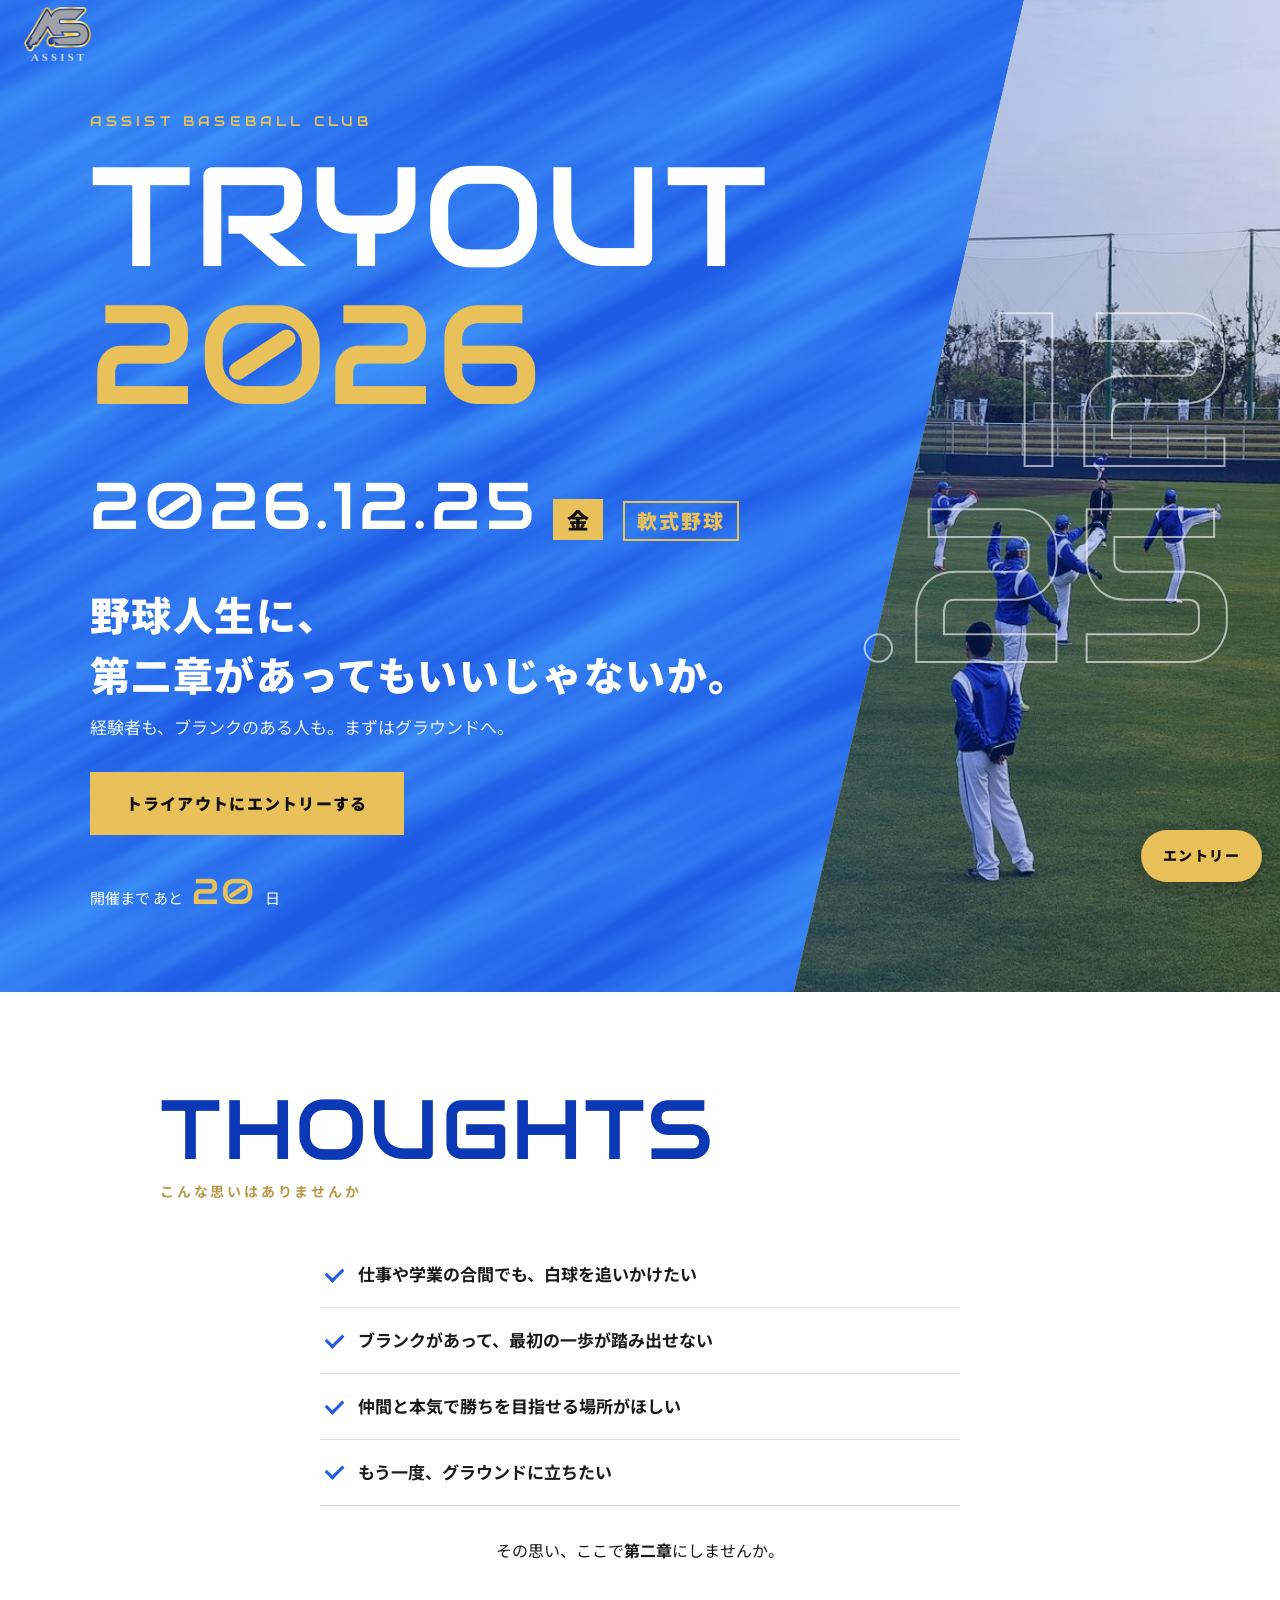
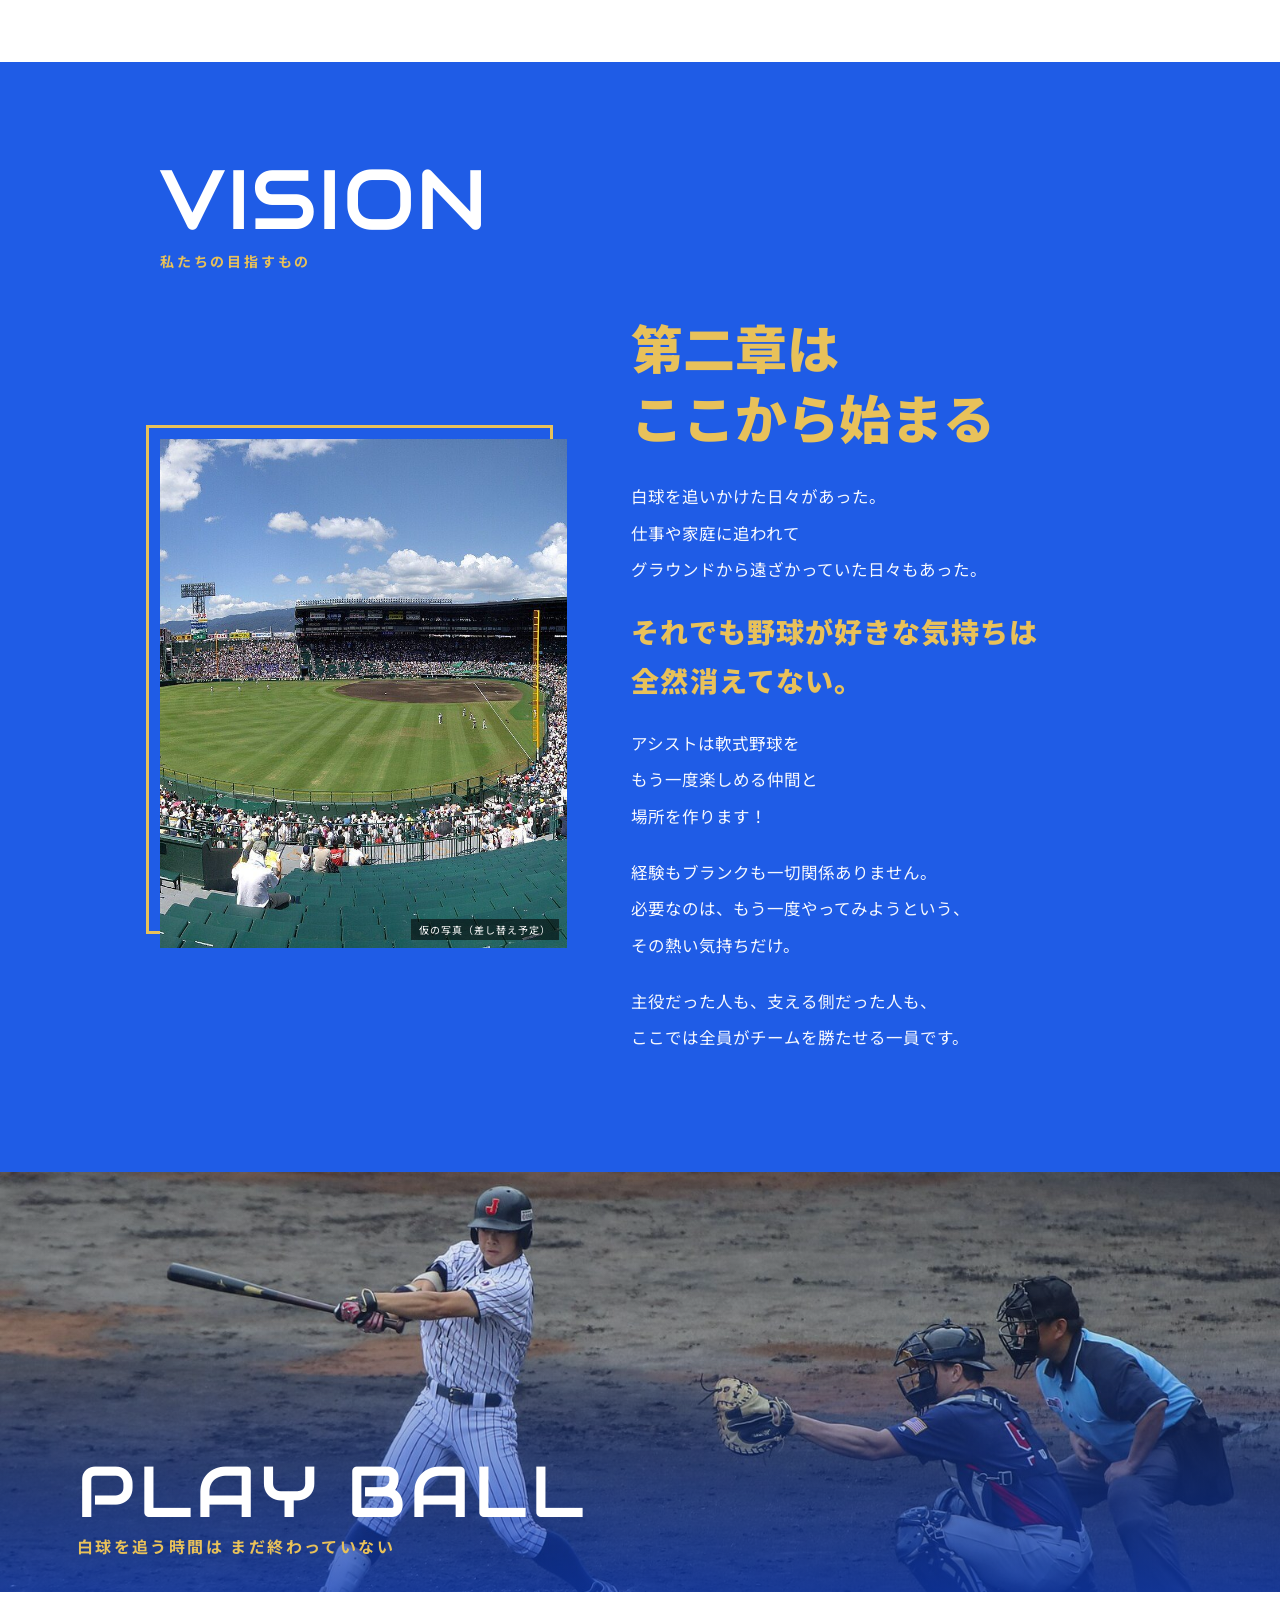
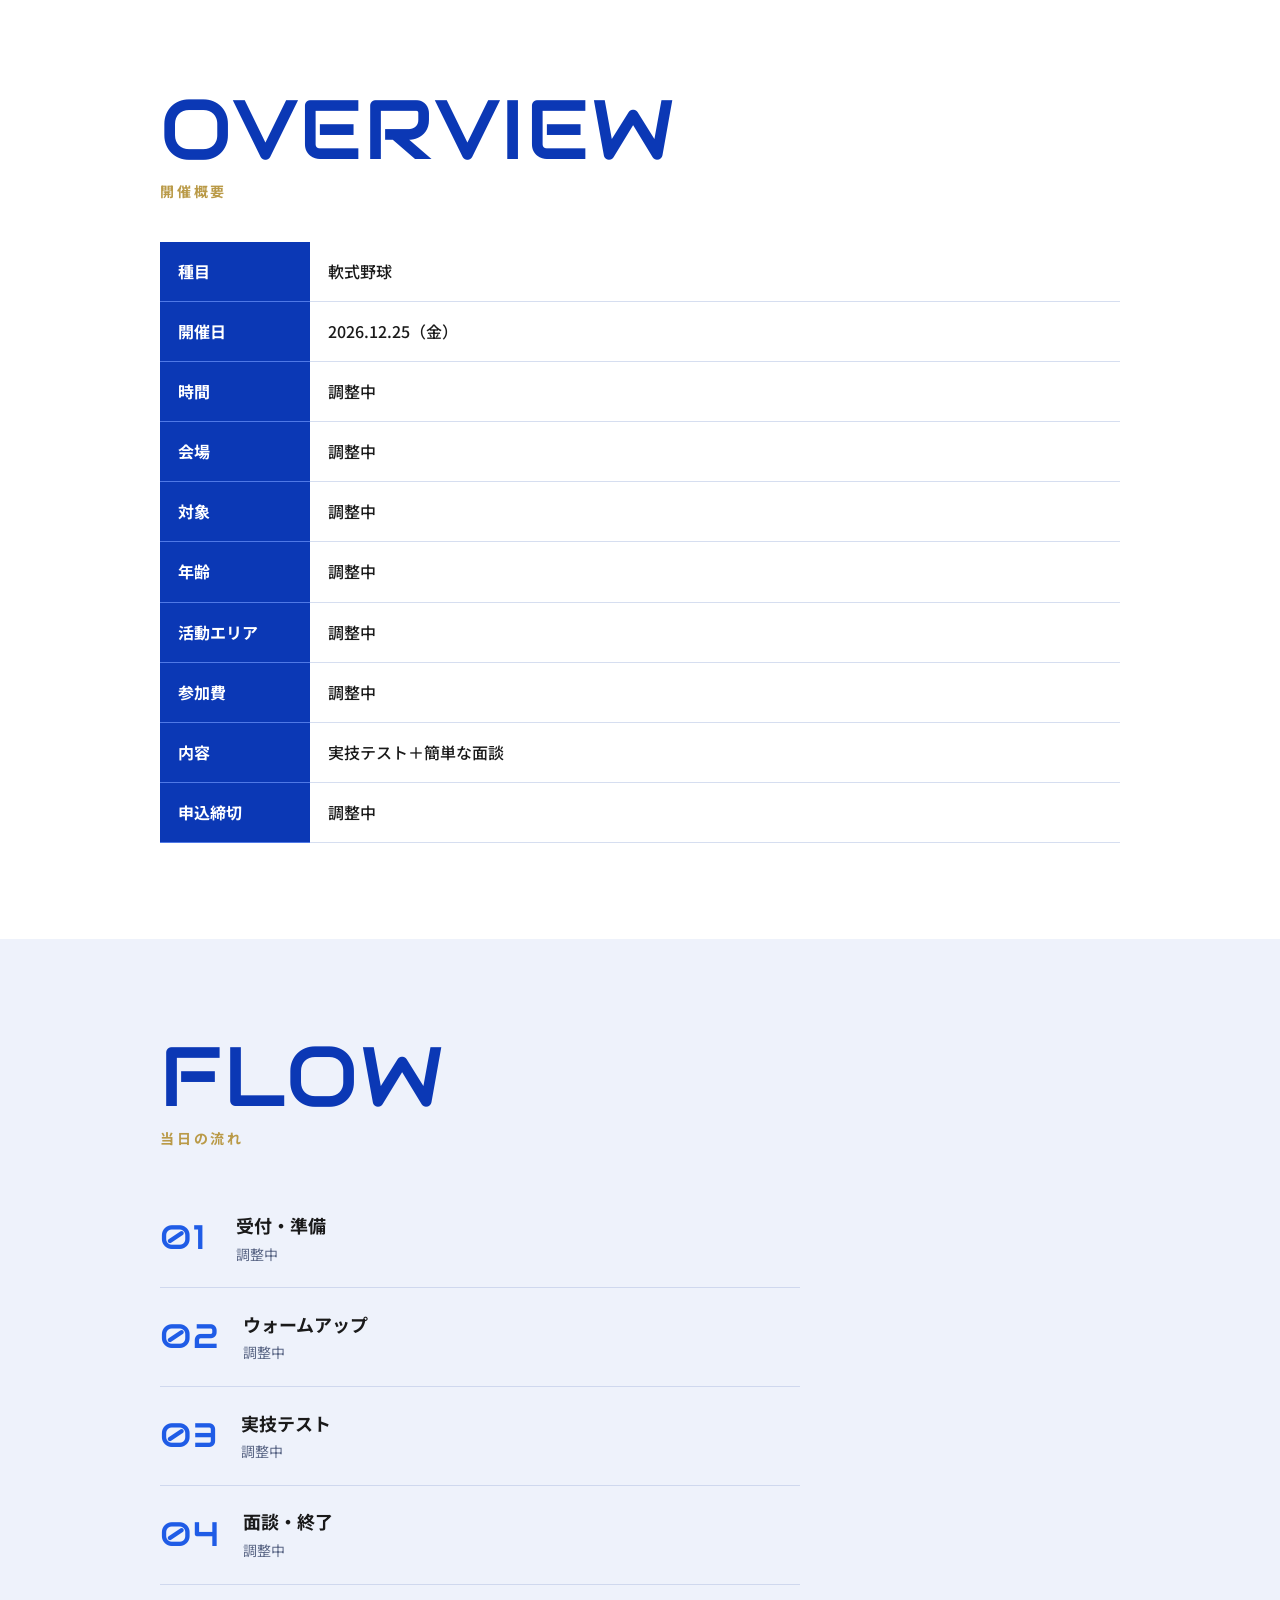
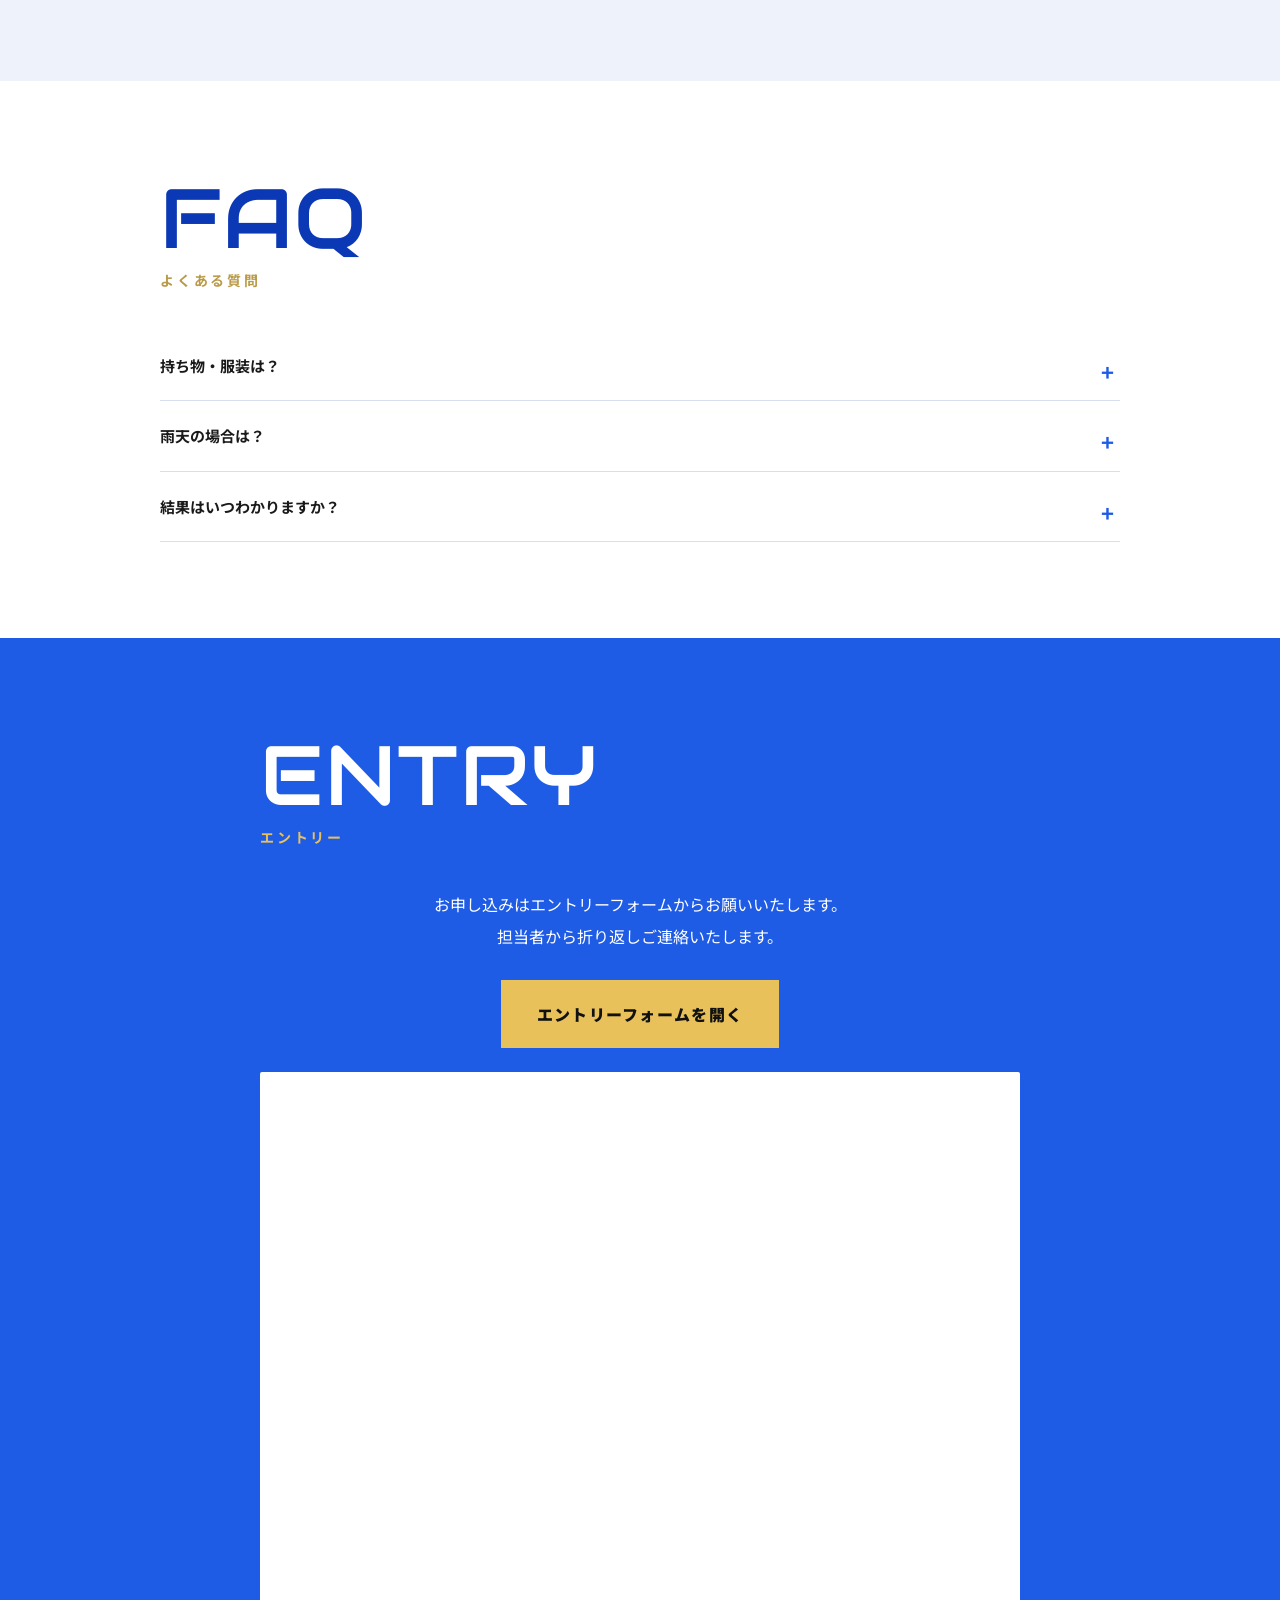
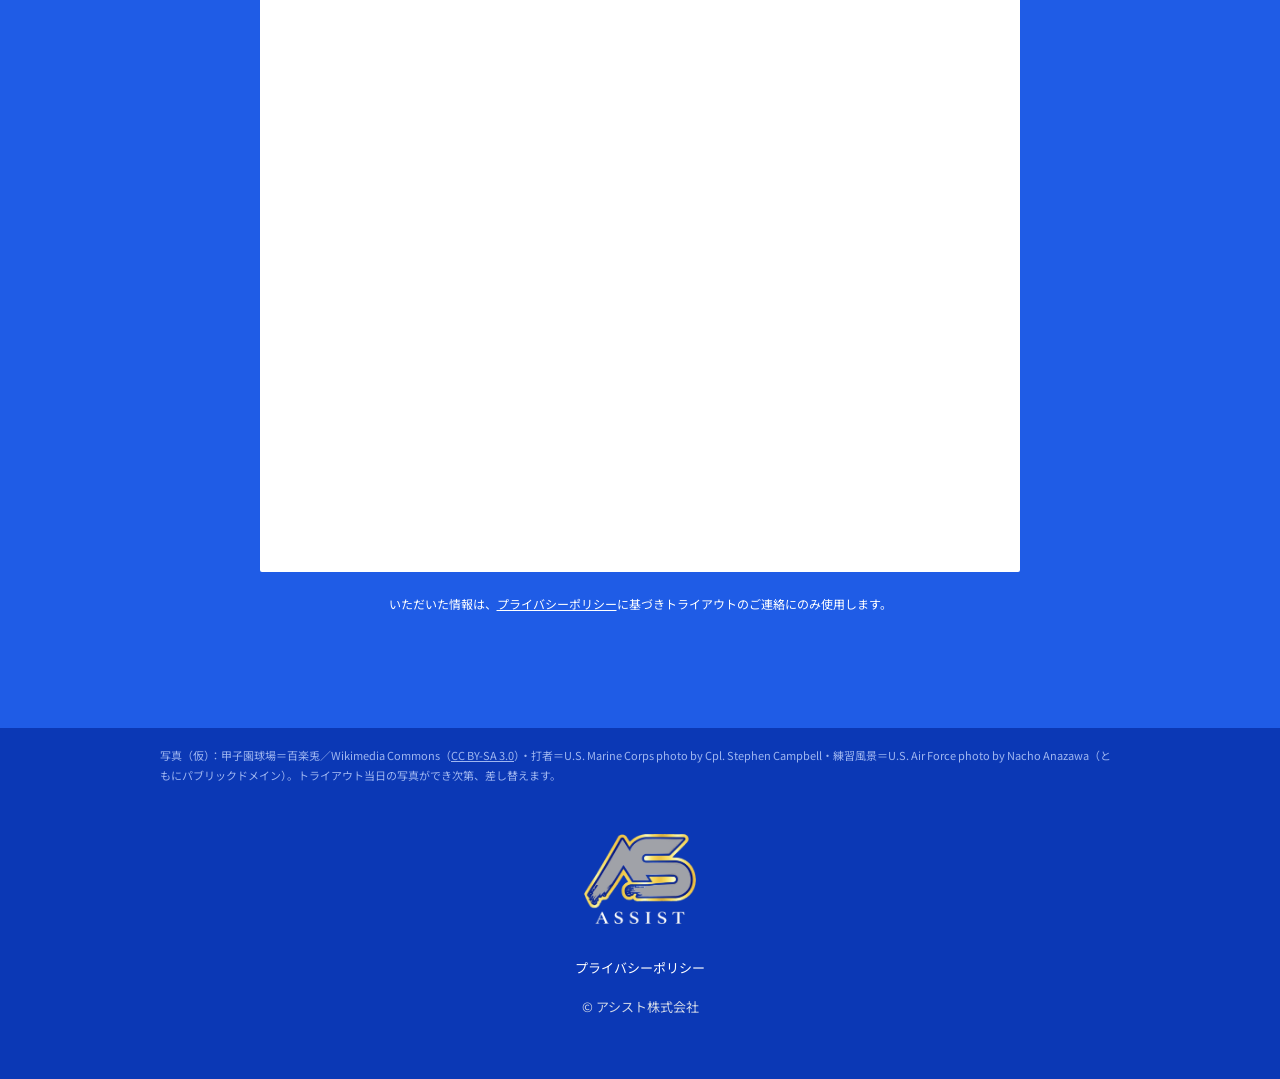
<file: index.html>
<!doctype html><html lang="ja"><head><meta charset="utf-8"><meta name="viewport" content="width=device-width,initial-scale=1">
<title>アシスト トライアウト 2026.12.25｜アシスト株式会社</title><meta name="description" content="アシスト株式会社の軟式野球トライアウト（2026年12月25日開催）の募集ページです。"><meta name="robots" content="noindex">
<link rel="icon" type="image/png" href="assets/favicon.png"><link rel="apple-touch-icon" href="assets/apple-touch-icon.png">
<meta property="og:title" content="アシスト トライアウト 2026.12.25｜アシスト株式会社"><meta property="og:description" content="アシスト株式会社の軟式野球トライアウト（2026年12月25日開催）の募集ページです。"><meta property="og:type" content="website"><meta property="og:image" content="https://watanabemari1204.github.io/assist-tryout-lp/assets/ogp.jpg"><meta property="og:url" content="https://watanabemari1204.github.io/assist-tryout-lp/">
<meta name="twitter:card" content="summary_large_image">
<link rel="preconnect" href="https://fonts.googleapis.com"><link href="https://fonts.googleapis.com/css2?family=Audiowide&family=Noto+Sans+JP:wght@400;500;700;900&display=swap" rel="stylesheet">
<link rel="stylesheet" href="style.css?v=1791861829"></head><body data-page="tryout"><div id="app"></div>
<script>window.STATIC_TRYOUT={"date": "2026-12-25", "time": "調整中", "venue": "調整中", "fee": "調整中", "deadline": "調整中", "target": "調整中", "age": "調整中", "area": "調整中", "contact": "", "content": "実技テスト＋簡単な面談", "message_name": "", "message": "", "line_url": "", "form_url": "https://docs.google.com/forms/d/e/1FAIpQLSdtGnscmrM06WMJKwLOfcwKCpLzEXa4K-o_l9Rnr2ubJ9_MrA/viewform", "form_src_entry": "entry.632329297", "ga_id": "", "perks": [], "schedule": [{"t": "調整中", "x": "受付・準備"}, {"t": "調整中", "x": "ウォームアップ"}, {"t": "調整中", "x": "実技テスト"}, {"t": "調整中", "x": "面談・終了"}], "faq": [{"q": "持ち物・服装は？", "a": "詳細が決まり次第、お知らせでご案内します。"}, {"q": "雨天の場合は？", "a": "開催可否は当日朝までに、お知らせでご案内します。"}, {"q": "結果はいつわかりますか？", "a": "結果の連絡方法と時期は、決まり次第お知らせします。"}], "news": [], "youtube": []}</script><script src="app.js?v=1791861829"></script></body></html>
</file>
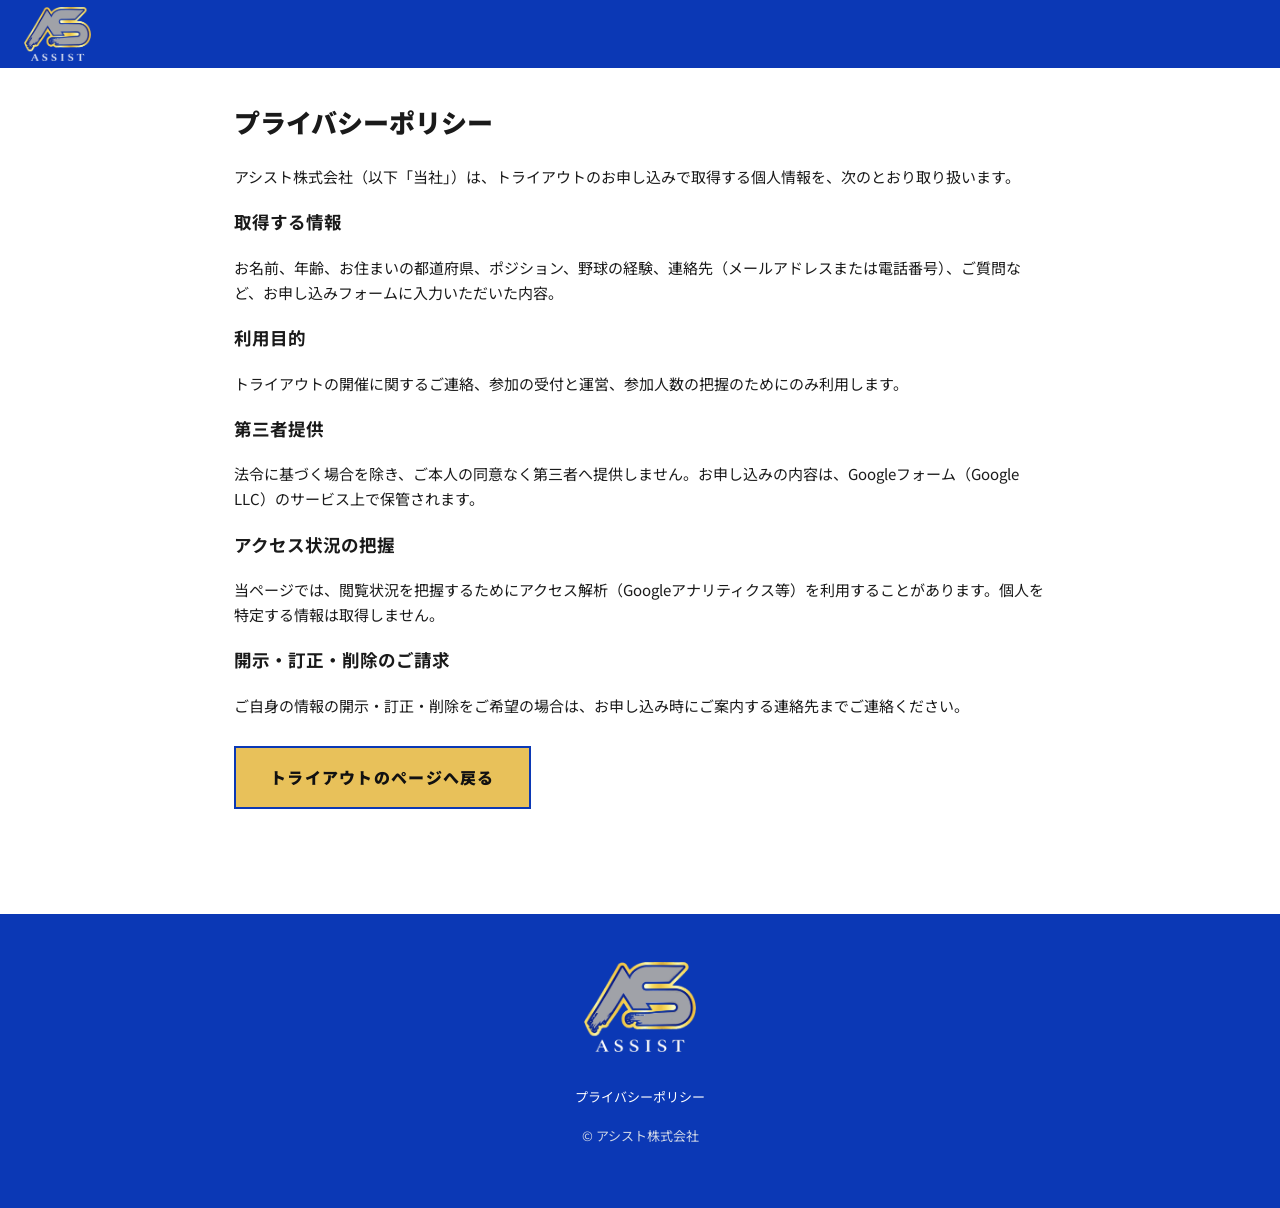
<file: privacy.html>
<!doctype html><html lang="ja"><head><meta charset="utf-8"><meta name="viewport" content="width=device-width,initial-scale=1">
<title>プライバシーポリシー｜アシスト株式会社</title><meta name="description" content="アシスト株式会社の軟式野球トライアウト（2026年12月25日開催）の募集ページです。"><meta name="robots" content="noindex">
<link rel="icon" type="image/png" href="assets/favicon.png"><link rel="apple-touch-icon" href="assets/apple-touch-icon.png">
<meta property="og:title" content="プライバシーポリシー｜アシスト株式会社"><meta property="og:description" content="アシスト株式会社の軟式野球トライアウト（2026年12月25日開催）の募集ページです。"><meta property="og:type" content="website"><meta property="og:image" content="https://watanabemari1204.github.io/assist-tryout-lp/assets/ogp.jpg"><meta property="og:url" content="https://watanabemari1204.github.io/assist-tryout-lp/privacy.html">
<meta name="twitter:card" content="summary_large_image">
<link rel="preconnect" href="https://fonts.googleapis.com"><link href="https://fonts.googleapis.com/css2?family=Audiowide&family=Noto+Sans+JP:wght@400;500;700;900&display=swap" rel="stylesheet">
<link rel="stylesheet" href="style.css?v=1791861829"></head><body data-page="privacy"><div id="app"></div>
<script>window.STATIC_TRYOUT={"date": "2026-12-25", "time": "調整中", "venue": "調整中", "fee": "調整中", "deadline": "調整中", "target": "調整中", "age": "調整中", "area": "調整中", "contact": "", "content": "実技テスト＋簡単な面談", "message_name": "", "message": "", "line_url": "", "form_url": "https://docs.google.com/forms/d/e/1FAIpQLSdtGnscmrM06WMJKwLOfcwKCpLzEXa4K-o_l9Rnr2ubJ9_MrA/viewform", "form_src_entry": "entry.632329297", "ga_id": "", "perks": [], "schedule": [{"t": "調整中", "x": "受付・準備"}, {"t": "調整中", "x": "ウォームアップ"}, {"t": "調整中", "x": "実技テスト"}, {"t": "調整中", "x": "面談・終了"}], "faq": [{"q": "持ち物・服装は？", "a": "詳細が決まり次第、お知らせでご案内します。"}, {"q": "雨天の場合は？", "a": "開催可否は当日朝までに、お知らせでご案内します。"}, {"q": "結果はいつわかりますか？", "a": "結果の連絡方法と時期は、決まり次第お知らせします。"}], "news": [], "youtube": []}</script><script src="app.js?v=1791861829"></script></body></html>
</file>
<file: style.css>
:root{--navy:#0b38b5;--royal:#1f5ce6;--sand:#e8c15a;--brown:#7a5b14;--red:#d9261c;--ink:#1a1a1a;--link:#1248c0;--line:#dfe3ea;--gray:#f4f6fa}
*{box-sizing:border-box}
body{margin:0;font-family:"Noto Sans JP",sans-serif;color:var(--ink);background:#fff;line-height:1.7;font-size:15px}
a{color:inherit;text-decoration:none}
img{max-width:100%}
.au{font-family:"Audiowide","Noto Sans JP",sans-serif;letter-spacing:.06em}
/* header */
header.site{background:var(--navy);color:#fff;height:68px;display:flex;align-items:center;padding:0 24px;gap:36px;position:sticky;top:0;z-index:20}
body[data-page=index] header.site{position:absolute;inset:0 0 auto 0;background:transparent}
header.site .logo{font-family:"Audiowide";font-size:22px;color:var(--sand);font-style:italic;white-space:nowrap;display:flex;align-items:center}header.site .logo img{height:54px;width:auto;display:block}
header.site nav{display:flex;gap:26px;font-weight:700;font-size:14px;flex:1}
header.site nav a.on{border-bottom:2px solid var(--sand)}
header.site .acct{display:flex;gap:22px;align-items:center;font-weight:700;font-size:14px}
.badge{display:inline-block;min-width:22px;height:22px;border:1px solid #fff;border-radius:11px;text-align:center;font-size:12px;line-height:20px;margin-left:6px}
/* hero */
.hero{position:relative;min-height:100vh;overflow:hidden;background:var(--royal);color:#fff}
.hero .tex{position:absolute;inset:-50%;background-image:url("data:image/svg+xml;utf8,<svg xmlns='http://www.w3.org/2000/svg' width='2400' height='2400'><filter id='n' x='0' y='0' width='100%' height='100%'><feTurbulence type='fractalNoise' baseFrequency='.0016 .02' numOctaves='4' seed='7'/><feColorMatrix values='0 0 0 0 .06  0 0 0 0 .34  0 0 0 0 .98  0 0 0 1.6 -.45'/></filter><rect width='2400' height='2400' filter='url(%23n)'/></svg>");background-size:cover;background-repeat:no-repeat;transform:rotate(-28deg);animation:pan 36s ease-in-out infinite alternate;filter:hue-rotate(var(--h,0deg))}
@keyframes pan{from{transform:rotate(-28deg) translate(-3%,0)}to{transform:rotate(-28deg) translate(3%,0)}}
.hero video{position:absolute;inset:0;width:100%;height:100%;object-fit:cover}
.hero .chev{position:absolute;right:-30px;top:-30px;width:min(52vw,700px);animation:slide 1.4s cubic-bezier(.2,.7,.2,1) both}
@keyframes slide{from{transform:translate(60px,-80px);opacity:0}}
.hero .mark{position:absolute;left:clamp(24px,7vw,100px);top:50%;transform:translateY(-62%)}
.hero .mark h1{font-family:"Audiowide";font-weight:400;font-size:clamp(44px,7.4vw,104px);line-height:1.05;margin:0;letter-spacing:.02em}
.hero .mark .sub{margin-top:26px;color:var(--sand);font-weight:700;letter-spacing:.2em;font-size:14px}
.hero .team{position:absolute;right:1vw;bottom:0;display:flex;align-items:flex-end;width:min(64vw,860px)}
.hero .team img.ill{width:26%;margin-left:-8%;flex:none}
.hero .team img.ill:nth-of-type(1){margin-left:0;width:27%}
.hero .team img.ill:nth-of-type(2){width:32%}.hero .team img.ill:nth-of-type(3){width:26%}.hero .team img.ill:nth-of-type(4){width:29%}.hero .team img.ill:nth-of-type(5){width:25%}
.hero .team img.real{width:100%;display:block}
.hero .team.photo img.ill{display:none}
/* sections */
.navy{background:var(--navy);color:#fff}
.sec{padding:84px 24px;max-width:1160px;margin:0 auto}
.h-gold{font-weight:900;font-style:italic;font-size:clamp(30px,4.4vw,48px);color:var(--sand);text-align:center;margin:0;letter-spacing:.04em}
.h-gold+p{text-align:center;margin:2px 0 40px}
.h-ink{color:var(--ink)}
.concept{max-width:720px;margin:0 auto;text-align:center;line-height:2.1}
.btn{display:block;width:max-content;margin:44px auto 0;padding:12px 40px;border:1px solid #fff;color:#fff;font-weight:700;letter-spacing:.14em;font-size:13px}
.light .btn{border-color:var(--navy);color:var(--navy)}
.btn.fill{background:var(--navy);color:#fff;border-color:var(--navy);cursor:pointer;font:inherit;font-weight:700}
.logos{display:grid;grid-template-columns:repeat(auto-fill,minmax(150px,1fr));gap:16px}
.logos div{background:#fff;color:#8a93a6;height:84px;display:flex;align-items:center;justify-content:center;font-size:12px;letter-spacing:.1em}
.light .logos div{background:var(--gray)}
/* player cards */
.pgrid{display:grid;grid-template-columns:repeat(4,1fr);gap:24px}
.pc{display:block;background:#c9c7cf}
.pc .nm{background:var(--sand);color:#1a1a1a;text-align:center;font-weight:900;font-style:italic;padding:8px 6px;font-size:clamp(14px,1.8vw,20px);letter-spacing:.02em}
.pc .pic{position:relative;aspect-ratio:258/320;background:#c3c2cb;overflow:hidden}
.pc .pic img{width:100%;height:100%;object-fit:cover;display:block;transition:transform .5s}
.pc:hover img{transform:scale(1.04)}
.pc .lg{position:absolute;left:0;right:0;bottom:0;height:34%;background:rgba(70,120,235,.72);display:flex;align-items:center;gap:10px;padding:0 12px;color:#4a2c18;font-family:"Audiowide";font-size:clamp(16px,2.2vw,28px);line-height:1}
.pc .lg b{width:clamp(38px,5vw,64px);aspect-ratio:1;border:2px solid #4a2c18;background:#e6d9bf;display:flex;align-items:center;justify-content:center;font-size:20px;transform:rotate(45deg)}
.pc .lg b i{transform:rotate(-45deg);font-style:normal}
/* products */
.light{background:#fff;color:var(--ink)}
.pdgrid{display:grid;grid-template-columns:repeat(4,1fr);gap:36px 24px}
.pd{position:relative}
.pd .pic{aspect-ratio:1;background:#f3f4f7;display:flex;align-items:center;justify-content:center;overflow:hidden}
.pd .pic img{width:100%;height:100%;object-fit:cover}
.pd .nm{margin:14px 12px 0;font-size:14px;line-height:1.6}
.pd .pr{margin:6px 12px 0;font-weight:700;font-size:16px}
.pd .rb{position:absolute;left:4px;top:0;background:var(--red);color:#fff;font-size:11px;font-weight:900;line-height:1.2;padding:6px 8px 12px;clip-path:polygon(0 0,100% 0,100% 100%,50% 82%,0 100%);z-index:2}
.pd button{margin:10px 12px 0;padding:8px 18px;border:1px solid var(--navy);background:#fff;color:var(--navy);font:inherit;font-weight:700;font-size:13px;cursor:pointer}
.pd button:hover{background:var(--navy);color:#fff}
.pill{display:inline-block;padding:4px 16px;border:1px solid #cfd5df;border-radius:999px;font-size:13px;margin:0 6px 8px 0;background:#fff;cursor:pointer}
.pill.on{background:#111827;color:#fff;border-color:#111827}
.search{display:flex;gap:8px;margin:20px 0 18px}
.search input{flex:1;padding:12px 14px;border:1px solid #cfd5df;border-radius:4px;font:inherit}
/* news */
.ngrid{display:grid;grid-template-columns:repeat(3,1fr);gap:28px}
.nc .pic{aspect-ratio:16/10;background:var(--gray);overflow:hidden}
.nc .pic img{width:100%;height:100%;object-fit:cover}
.nc h3{margin:12px 0 4px;font-size:16px}
.nc p{margin:0;color:#555;font-size:13px}
.nc time{color:#777;font-size:12px}
/* page title */
.ptitle{font-size:26px;font-weight:900;margin:0 0 20px}
.page{max-width:1280px;margin:0 auto;padding:32px 24px 90px}
.cols{display:grid;grid-template-columns:225px minmax(0,1fr);gap:28px;align-items:start}.cols aside .side-ad.ad2{margin-top:24px}
.menu{border:1px solid var(--line);background:#f2efe6}
.menu h4{margin:0;background:#585858;color:#fff;font-size:12px;letter-spacing:.1em;padding:6px 12px}
.menu a{display:block;padding:11px 14px;font-size:13px;font-weight:700;border-bottom:1px solid var(--line)}
.menu a.on{background:#e6e0cf}
.side-ad{display:flex;flex-direction:column;align-items:center;justify-content:center;text-align:center;padding:36px 12px;color:var(--sand);font-weight:700;margin-top:24px;min-height:150px}
.side-ad small{display:block;color:#fff;font-weight:400;font-size:12px;margin-top:8px}
.tabs{display:flex;margin-bottom:18px}
.tabs a{padding:11px 34px;border:1px solid var(--line);font-weight:700;background:#fff}
.tabs a.on{background:var(--navy);color:#fff;border-color:var(--navy)}
.sub-s{color:#666;font-size:13px;margin:-8px 0 14px}
table.st{width:100%;border-collapse:collapse;font-size:12px;border:1px solid var(--line);table-layout:auto}
.st th{background:var(--gray);color:#445;font-weight:500;font-size:10.5px;padding:8px 2px;border:1px solid var(--line);cursor:pointer;white-space:nowrap}
.st td{padding:9px 2px;text-align:center;border:1px solid var(--line)}
.st td:first-child,.st th:first-child{text-align:left;padding-left:10px}
.st td a{color:var(--link);font-weight:700}
.st td small{color:#889;margin-right:4px}
.tw{overflow-x:visible}
.rk{display:grid;grid-template-columns:1fr 1fr;gap:28px 32px}
.rk h3{margin:0 0 8px;font-size:15px;background:var(--navy);color:#fff;padding:7px 12px}
.rk ol{margin:0;padding:0;list-style:none}
.rk li{display:flex;gap:10px;padding:8px 6px;border-bottom:1px solid var(--line)}
.rk li b{width:22px;color:var(--brown)}
.rk li span{margin-left:auto;font-weight:700}
.lead{margin:0 0 16px;color:#555;font-size:13px}
/* form */
form label{display:block;margin:20px 0 6px;font-weight:700;font-size:14px}
form input,form textarea,form select{width:100%;font:inherit;padding:12px;border:1px solid #cfd5df;border-radius:4px}
.req{color:var(--red);font-size:12px;margin-left:6px}
.notice{background:#fff6dd;border:1px solid #ecd9a0;padding:12px 16px;font-size:13px;margin:16px 0}
/* member */
.mhead{display:grid;grid-template-columns:300px 1fr;gap:40px}
.dl td{padding:8px 0;border-bottom:1px solid var(--line);font-size:14px}.dl td:first-child{color:#777;width:110px}
footer.site{background:var(--navy);color:#cfd6e6;padding:48px 24px;text-align:center;font-size:13px}
footer.site a{margin:0 14px;color:#fff}
footer.site .au{font-size:22px;color:var(--sand);margin-bottom:14px}
@media(max-width:900px){.cols{grid-template-columns:1fr}.pgrid,.pdgrid{grid-template-columns:repeat(2,1fr)}.ngrid{grid-template-columns:1fr}.mhead{grid-template-columns:1fr}header.site nav{display:none}.hero .team{opacity:.9}.rk{grid-template-columns:1fr}}
@media(prefers-reduced-motion:reduce){.hero .tex,.hero .chev{animation:none}}
.pic.empty{display:flex;align-items:center;justify-content:center;color:#9aa3b5;font-size:12px;letter-spacing:.2em;background:#eef0f5}.pic.empty::after{content:attr(data-l)}

.hero .chev .b{filter:hue-rotate(var(--h,0deg))}
.hero .chev{opacity:.9}
#ball3d{position:absolute;right:0;top:0;width:62%;height:100%;cursor:grab;touch-action:pan-y;z-index:2}
.hero .hint{position:absolute;right:calc(31% - 110px);bottom:78px;font-size:12px;color:#fff;opacity:.8;z-index:3;letter-spacing:.3em;pointer-events:none}
.hero .chips{position:absolute;right:calc(31% - 90px);bottom:36px;display:flex;gap:12px;z-index:3}
.hero .chips button{width:26px;height:26px;border-radius:50%;border:2px solid #fff;cursor:pointer;padding:0}
.hero .chips button:hover{transform:scale(1.15)}
@media(max-width:900px){#ball3d{width:100%;height:60%;top:auto;bottom:0}.hero .hint{right:50%;transform:translateX(50%);bottom:64px}.hero .chips{right:50%;transform:translateX(50%)}.hero .mark{top:30%}}
@media(max-width:700px){.st{font-size:10px}.st th{font-size:9px;padding:6px 1px}.st td{padding:7px 1px}.st td small{display:none}}
.pc .lg img.em{width:clamp(44px,6vw,76px);height:auto;aspect-ratio:1;flex:none;filter:drop-shadow(0 2px 4px rgba(0,0,0,.25))}

/* ---- トライアウトLP ---- */
header.site{}body[data-page=tryout] header.site{position:absolute;inset:0 0 auto 0;background:transparent}
.ty-hero{min-height:100vh;display:flex;align-items:center}
.ty-hero .chev{opacity:.85}
.ty-hero-in{position:relative;z-index:2;padding:110px clamp(24px,7vw,100px) 70px;max-width:900px}
.ty-eyebrow{margin:0 0 14px;color:var(--sand);font-size:14px;letter-spacing:.3em}
.ty-hero h1{font-weight:400;font-size:clamp(56px,11vw,150px);line-height:.98;margin:0;letter-spacing:.01em}
.ty-hero h1 span{color:var(--sand)}
.ty-date{display:flex;align-items:baseline;gap:14px;margin:26px 0 8px}.ty-date b{font-weight:400;font-size:clamp(34px,5.4vw,66px);color:#fff;letter-spacing:.06em}.ty-date i{font-style:normal;background:var(--sand);color:#111;padding:2px 14px;font-weight:900;font-size:clamp(16px,2vw,22px)}
.ty-lead{font-size:clamp(15px,1.7vw,19px);line-height:2;margin:18px 0 28px;max-width:30em}
.ty-cta{display:flex;gap:14px;flex-wrap:wrap}
.ty-btn{display:inline-block;padding:16px 34px;font-weight:900;letter-spacing:.08em;border:2px solid #fff;color:#fff;font-size:16px;cursor:pointer;text-align:center;font-family:inherit;background:transparent}
.ty-btn.gold{background:var(--sand);border-color:var(--sand);color:#111}.ty-btn.gold:hover{filter:brightness(1.08)}.ty-btn.wide{width:100%}
.ty-count{margin:26px 0 0;font-size:15px}.ty-count b{font-size:36px;color:var(--sand);margin:0 6px;font-weight:400}
.ty-sec{padding:96px 24px;background:#fff;color:var(--ink)}.ty-sec.gray{background:#eef2fb}.ty-sec.blue{background:var(--royal);color:#fff}
.ty-w{max-width:960px;margin:0 auto}.ty-w.narrow{max-width:640px}
.ty-h{font-weight:400;font-size:clamp(40px,7vw,84px);line-height:1;margin:0 0 44px;color:var(--navy);letter-spacing:.02em}
.ty-sec.blue .ty-h{color:#fff}.ty-h small{display:block;font-family:"Noto Sans JP";font-size:14px;font-weight:700;letter-spacing:.2em;color:var(--sand);margin-top:12px;filter:brightness(.8)}
.ty-sec.blue .ty-h small{filter:none}
.ty-th{list-style:none;padding:0;margin:0 auto;max-width:640px}.ty-th li{padding:18px 0 18px 38px;border-bottom:1px solid #d6def0;position:relative;font-weight:700;font-size:17px}
.ty-th li::before{content:"";position:absolute;left:6px;top:50%;width:14px;height:8px;border-left:3px solid var(--royal);border-bottom:3px solid var(--royal);transform:translateY(-70%) rotate(-45deg)}
.ty-c{text-align:center;line-height:2;font-size:16px;margin:28px 0 0}
.ty-big{font-weight:900;font-size:clamp(30px,5.4vw,60px);text-align:center;margin:0;line-height:1.4;color:var(--sand)}
.ty-tb{width:100%;border-collapse:collapse;font-size:16px}.ty-tb th{width:150px;background:var(--navy);color:#fff;text-align:left;padding:16px 18px;border-bottom:1px solid #4f78e6;vertical-align:top}.ty-tb td{padding:16px 18px;border-bottom:1px solid #d6def0;font-weight:500}
.ty-h3{font-size:20px;margin:48px 0 14px;color:var(--navy)}.ty-pk{margin:0;padding-left:1.4em;line-height:2.1}
.ty-fl{list-style:none;padding:0;margin:0;max-width:640px}.ty-fl li{display:flex;gap:22px;align-items:center;padding:20px 0;border-bottom:1px solid #cfd8ee}.ty-fl li span{font-size:34px;color:var(--royal);min-width:54px}.ty-fl b{display:block;font-size:18px}.ty-fl i{font-style:normal;color:#5b6786;font-size:14px}
.ty-vids{display:grid;grid-template-columns:repeat(auto-fit,minmax(300px,1fr));gap:28px}.ty-frame{position:relative;aspect-ratio:16/9;background:#111}.ty-frame iframe{position:absolute;inset:0;width:100%;height:100%;border:0}.ty-vid p{margin:10px 0 0;font-weight:700}
.ty-soon{border:2px dashed #b9c6e8;padding:60px 20px;text-align:center;color:#6a7694;font-weight:700;letter-spacing:.1em}
.ty-nw{list-style:none;padding:0;margin:0;border-top:2px solid var(--navy)}.ty-nw li{display:flex;gap:26px;padding:20px 0;border-bottom:1px solid #cfd8ee}.ty-nw .d{color:var(--royal);min-width:110px;font-size:18px}.ty-nb{color:#444;font-size:14px;line-height:1.9}
.ty-msg{font-size:17px;line-height:2.2;max-width:680px;margin:0 auto}.ty-by{text-align:right;max-width:680px;margin:18px auto 0;font-weight:700}
.ty-q{border-bottom:1px solid #d6def0;padding:6px 0}.ty-q summary{cursor:pointer;font-weight:700;padding:16px 28px 16px 0;position:relative;list-style:none}.ty-q summary::after{content:"+";position:absolute;right:6px;font-size:22px;color:var(--royal)}.ty-q[open] summary::after{content:"−"}.ty-q p{margin:0 0 16px;line-height:1.9;color:#444}
.ty-form label{display:block;margin:20px 0 0;font-weight:700;font-size:14px}.ty-form em{font-style:normal;background:var(--sand);color:#111;font-size:11px;padding:1px 7px;margin-left:8px}
.ty-form input,.ty-form select,.ty-form textarea{width:100%;margin-top:6px;padding:13px;border:0;font:inherit;font-size:16px;color:#111;background:#fff;border-radius:2px}
.ty-2{display:grid;grid-template-columns:1fr 1fr;gap:16px}.ty-pp{font-size:12px;margin:18px 0}.ty-pp a{text-decoration:underline}
.ty-done{margin-top:16px;padding:14px;font-weight:700}.ty-done.ok{background:#e6f7ec;color:#0d5c2b}.ty-done.ng{background:#fde8e6;color:#a1271b}
.ty-float{position:fixed;right:18px;bottom:18px;z-index:30;background:var(--sand);color:#111;font-weight:900;padding:14px 22px;border-radius:999px;box-shadow:0 6px 18px rgba(0,0,0,.28);letter-spacing:.1em;font-size:14px}
@media(max-width:700px){.ty-sec{padding:64px 18px}.ty-tb th{width:92px;padding:12px}.ty-tb td{padding:12px}.ty-2{grid-template-columns:1fr}.ty-nw li{flex-direction:column;gap:4px}}

.ty-gf{margin-top:24px;background:#fff;border-radius:2px;overflow:hidden}.ty-gf iframe{width:100%;height:1100px;border:0;display:block}
.ty-w.narrow:has(.ty-gf){max-width:760px}

/* ---- ヒーローの斜めカット（三角の縞をやめて、ポスターふうの切り分けに） ---- */
.hero .chev{display:none}
.hero .cut{position:absolute;inset:0;z-index:1;pointer-events:none;animation:cutin 1.1s cubic-bezier(.2,.7,.2,1) both}
.hero .cut::before{content:"";position:absolute;inset:0;background:rgba(8,40,150,.34);clip-path:polygon(52% 0,100% 0,100% 100%,34% 100%)}
.hero .cut::after{content:"";position:absolute;inset:0;background:var(--sand);clip-path:polygon(52% 0,52.8% 0,34.8% 100%,34% 100%)}
.hero .cut i{position:absolute;inset:0;background:rgba(255,255,255,.9);clip-path:polygon(53.6% 0,53.85% 0,35.85% 100%,35.6% 100%)}
@keyframes cutin{from{transform:translateX(70px);opacity:0}}
@media(max-width:900px){.hero .cut::before{clip-path:polygon(0 62%,100% 48%,100% 100%,0 100%)}.hero .cut::after{clip-path:polygon(0 62%,100% 48%,100% 48.8%,0 62.8%)}.hero .cut i{display:none}}
@media(prefers-reduced-motion:reduce){.hero .cut{animation:none}}

.hero .cut.r::before{clip-path:polygon(80% 0,100% 0,100% 100%,62% 100%)}
.hero .cut.r::after{clip-path:polygon(80% 0,80.7% 0,62.7% 100%,62% 100%)}
.hero .cut.r i{clip-path:polygon(81.5% 0,81.75% 0,63.75% 100%,63.5% 100%)}
.ty-ghost{position:absolute;right:3vw;top:50%;transform:translateY(-52%);z-index:2;font-size:clamp(90px,17vw,250px);line-height:.9;text-align:right;color:transparent;-webkit-text-stroke:2px rgba(255,255,255,.6);letter-spacing:.02em;pointer-events:none}
@media(max-width:900px){.ty-ghost{display:none}}

header.site .ty-hd{background:var(--sand);color:#111;padding:9px 20px;border-radius:999px;font-weight:900;letter-spacing:.08em}
body[data-page=privacy] header.site{position:sticky;background:var(--navy)}

.ty-copy{font-weight:900;font-size:clamp(22px,3.2vw,40px);line-height:1.5;margin:22px 0 4px;letter-spacing:.04em;max-width:none}
.ty-copy+.ty-lead{margin-top:6px;font-size:clamp(14px,1.5vw,17px);opacity:.92}


/* ---- 写真まわり ---- */
.ty-photo{position:absolute;inset:0;z-index:1;clip-path:polygon(80% 0,100% 0,100% 100%,62% 100%);pointer-events:none;animation:cutin 1.1s cubic-bezier(.2,.7,.2,1) both}
.ty-photo img{width:100%;height:100%;object-fit:cover;object-position:35% 50%;filter:saturate(1.05) contrast(1.02)}
.ty-photo::after{content:"";position:absolute;inset:0;background:linear-gradient(90deg,rgba(11,56,181,.62),rgba(11,56,181,.22))}
.ty-ghost{z-index:3}
.ty-tag{font-style:normal;border:2px solid var(--sand);color:var(--sand);padding:1px 12px;font-weight:900;font-size:clamp(14px,1.7vw,20px);margin-left:6px;letter-spacing:.1em}
.ty-vs{display:grid;grid-template-columns:5fr 6fr;gap:clamp(24px,5vw,64px);align-items:center}
.ty-fig{margin:0;position:relative}
.ty-fig img{width:100%;display:block;aspect-ratio:4/5;object-fit:cover;position:relative;z-index:1}
.ty-fig::before{content:"";position:absolute;left:-14px;top:-14px;right:14px;bottom:14px;border:3px solid var(--sand);z-index:0}
.ty-fig figcaption{position:absolute;z-index:2;right:8px;bottom:8px;background:rgba(0,0,0,.55);color:#fff;font-size:10px;padding:2px 8px;letter-spacing:.1em}
.ty-vt .ty-big{text-align:left;font-size:clamp(28px,4.4vw,52px);line-height:1.35;margin:0 0 26px}
.ty-body{line-height:2.2;font-size:clamp(14px,1.45vw,16.5px);margin:0 0 20px;opacity:.96}
.ty-band{position:relative;height:clamp(220px,34vw,420px);overflow:hidden;background:#0b38b5}
.ty-band img{position:absolute;inset:0;width:100%;height:100%;object-fit:cover;object-position:50% 38%}
.ty-band::after{content:"";position:absolute;inset:0;background:linear-gradient(0deg,rgba(11,56,181,.75),rgba(11,56,181,.1) 60%)}
.ty-band-t{position:absolute;z-index:2;left:clamp(20px,6vw,90px);bottom:clamp(18px,3vw,38px);color:#fff;font-size:clamp(30px,6vw,72px);line-height:1}
.ty-band-t small{display:block;font-family:"Noto Sans JP";font-size:clamp(12px,1.5vw,16px);letter-spacing:.15em;margin-top:10px;color:var(--sand);font-weight:700}
.ty-credit-w{background:var(--navy);padding:18px 24px 0}
.ty-credit{max-width:960px;margin:0 auto;color:#9fb6f0;font-size:11px;line-height:1.8}.ty-credit a{text-decoration:underline}
@media(max-width:900px){.ty-vs{grid-template-columns:1fr}.ty-fig::before{left:-8px;top:-8px;right:8px;bottom:8px}.ty-fig img{aspect-ratio:4/3}.ty-photo{clip-path:polygon(0 62%,100% 48%,100% 100%,0 100%)}.ty-photo::after{background:linear-gradient(0deg,rgba(11,56,181,.7),rgba(11,56,181,.3))}}

/* ====== スマホ最適化（トライアウトLP） ====== */
/* 日本語の改行を、単語の途中で切らない（対応ブラウザのみ・非対応でも害なし） */
.ty-sec,.ty-hero{word-break:auto-phrase;line-break:strict;text-wrap:pretty}
.ty-copy,.ty-big,.ty-h small{text-wrap:balance}
.ty-date{flex-wrap:wrap;row-gap:10px}
.ty-tag{white-space:nowrap}
.ty-tb th{white-space:nowrap}
.ty-float{bottom:calc(18px + env(safe-area-inset-bottom,0px))}
html{-webkit-text-size-adjust:100%}

@media(max-width:900px){
  /* 最初の画面：文字のブロック → 写真のブロック、の順に縦に並べる */
  .ty-hero{display:block;min-height:0;overflow:hidden}
  .ty-hero .tex{inset:-30%}
  .ty-hero .cut,.ty-ghost{display:none}
  .ty-hero-in{padding:88px 22px 30px;max-width:none}
  .ty-hero h1{font-size:clamp(52px,16vw,84px)}
  .ty-eyebrow{font-size:12px;letter-spacing:.22em}
  .ty-date b{font-size:clamp(30px,8.4vw,44px)}
  .ty-date i{font-size:16px}
  .ty-tag{font-size:13px;padding:1px 10px}
  .ty-copy{font-size:clamp(19px,5.4vw,26px);margin-top:20px}
  .ty-lead{font-size:14px;margin:6px 0 22px}
  .ty-cta .ty-btn{width:100%;padding:16px 12px;font-size:15px}
  .ty-count{margin-top:18px}
  .ty-photo{position:relative;inset:auto;height:clamp(220px,62vw,340px);margin-top:4px;clip-path:polygon(0 16%,100% 0,100% 100%,0 100%);animation:none}
  .ty-photo::before{content:"";position:absolute;inset:0;background:var(--sand);clip-path:polygon(0 16%,100% 0,100% 3.2%,0 19.2%);z-index:2}
  .ty-photo::after{background:linear-gradient(0deg,rgba(11,56,181,.35),rgba(11,56,181,.12))}
  .ty-photo img{object-position:40% 45%}

  /* 各セクション */
  .ty-sec{padding:60px 20px}
  .ty-h{font-size:clamp(36px,11vw,56px);margin-bottom:30px}
  .ty-h small{font-size:12px}
  .ty-th li{font-size:15px;padding:16px 0 16px 36px;line-height:1.7}
  .ty-c{font-size:15px;line-height:1.95}
  .ty-vt .ty-big{font-size:clamp(28px,8.6vw,40px)}
  .ty-body{font-size:14.5px;line-height:2.05}
  .ty-tb{font-size:15px}
  .ty-tb th{width:6.6em;font-size:13.5px;padding:13px 10px}
  .ty-tb td{padding:13px 12px}
  .ty-fl li{gap:16px;padding:16px 0}
  .ty-fl li span{font-size:28px;min-width:46px}
  .ty-nw .d{min-width:0}
  .ty-q summary{font-size:15px;line-height:1.6}
  .ty-band{height:clamp(200px,52vw,300px)}
  .ty-band-t{font-size:clamp(28px,8.6vw,44px)}

  /* 申込：スマホではGoogleフォームを新しいタブで大きく開く（埋め込みの中で小さくスクロールさせない） */
  .ty-gf{display:none}
  #entry .ty-btn{width:100%;padding:18px 12px;font-size:16px}
  #entry .ty-c:first-of-type{margin-bottom:6px}
  .ty-credit{font-size:10.5px}
  footer.site{padding:36px 18px}
}
@media(max-width:400px){
  .ty-hero-in{padding-left:18px;padding-right:18px}
  .ty-sec{padding-left:16px;padding-right:16px}
}
@media(max-width:900px){
  .ty-hero{display:flex;flex-direction:column}
  .ty-hero-in{order:1}
  .ty-photo{order:2}
  .ty-photo{margin-top:-6px}
}
footer.site p a{display:inline-block;white-space:nowrap;margin:4px 10px}
@media(max-width:900px){
  .ty-hero{align-items:stretch}
  .ty-hero-in,.ty-photo{width:100%;box-sizing:border-box}
  .ty-hero-in{max-width:none}
}
@media(min-width:600px) and (max-width:900px){
  .ty-hero-in{padding-left:clamp(28px,8vw,72px);padding-right:clamp(28px,8vw,72px)}
  .ty-photo{height:clamp(260px,40vw,380px)}
}

/* ビジョンの文章：行ごとに改行済み。余計な折り返しで1〜2文字だけ次の行に落ちないようにする */
.ty-body{word-break:keep-all;overflow-wrap:anywhere;line-break:strict;text-wrap:balance}


.ty-c br.m{display:none}
@media(max-width:900px){.ty-c br.m{display:inline}}

/* ビジョン：この1か所だけ金色の大きい文字（左の線なし） */
.ty-vt .ty-key{font-size:clamp(18px,5.4vw,28px);line-height:1.75;font-weight:900;color:var(--sand);letter-spacing:.04em;margin:0 0 20px;text-wrap:balance}
</file>
